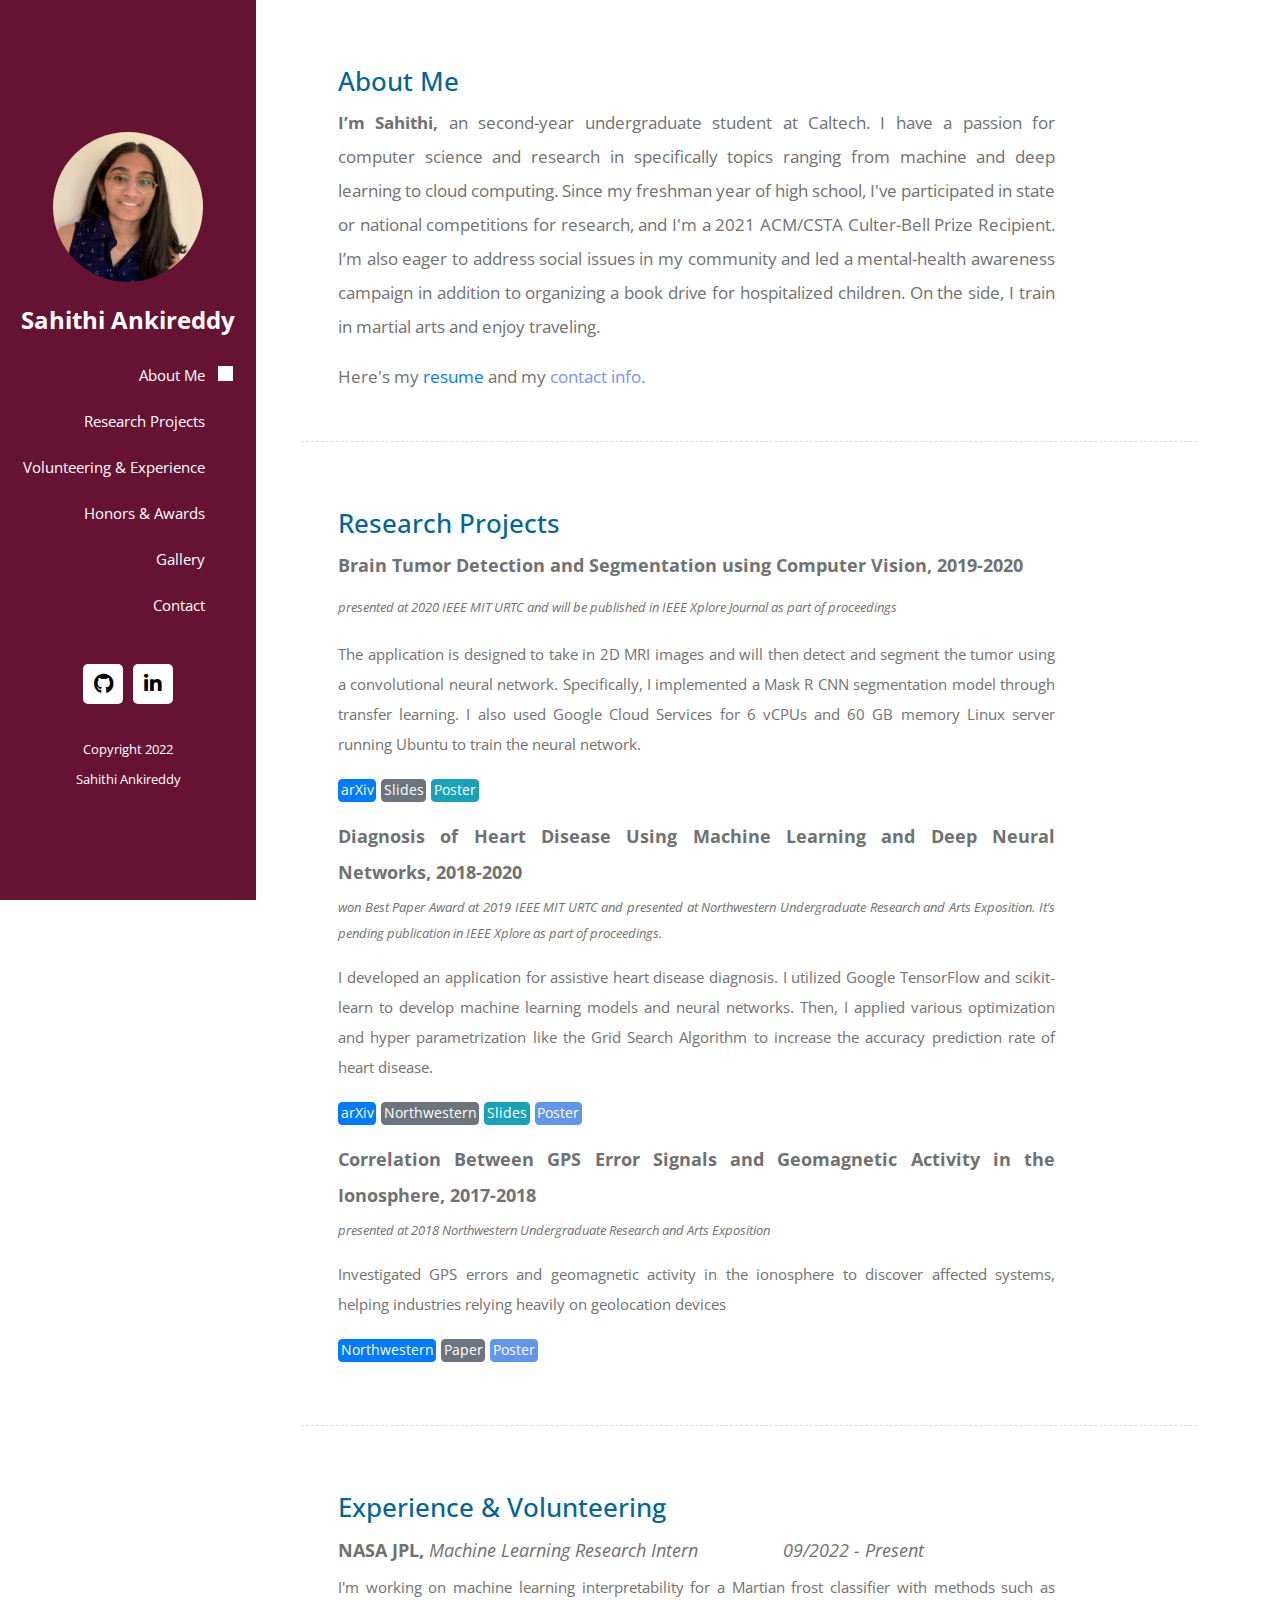
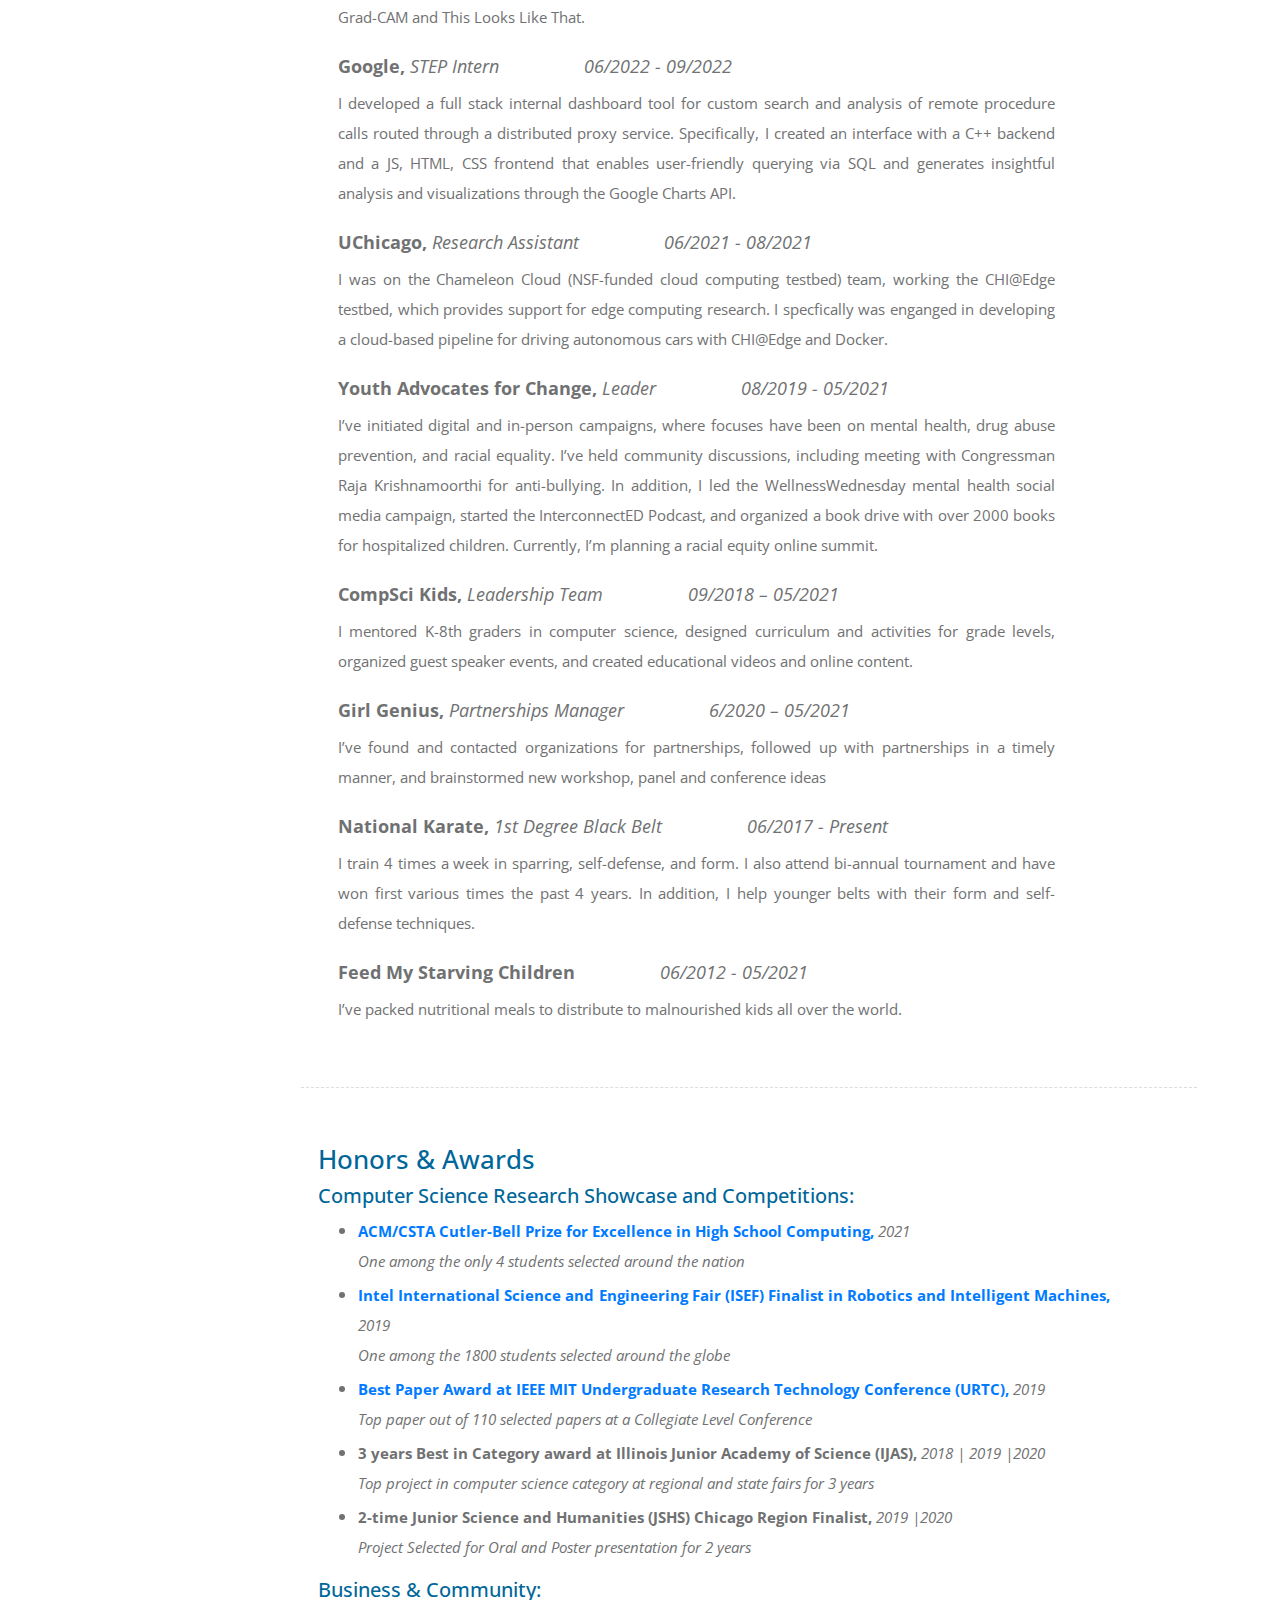
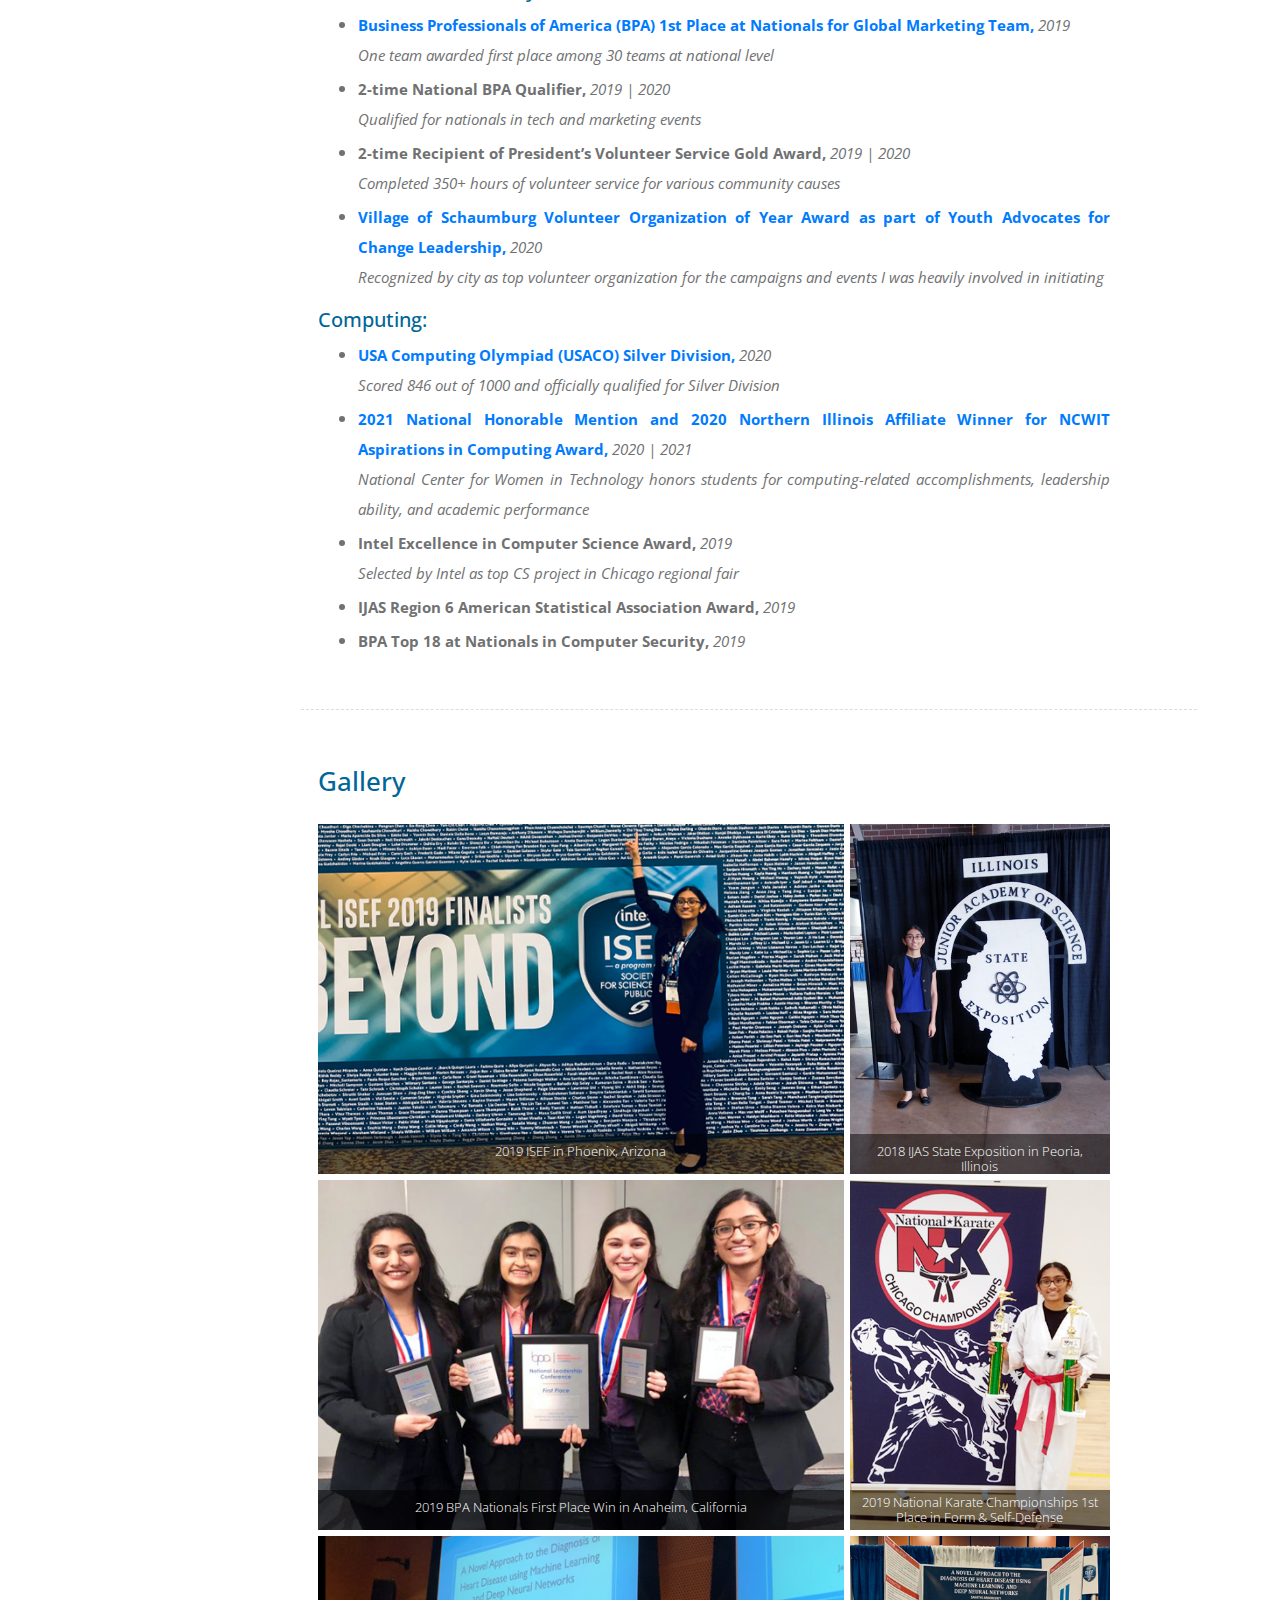
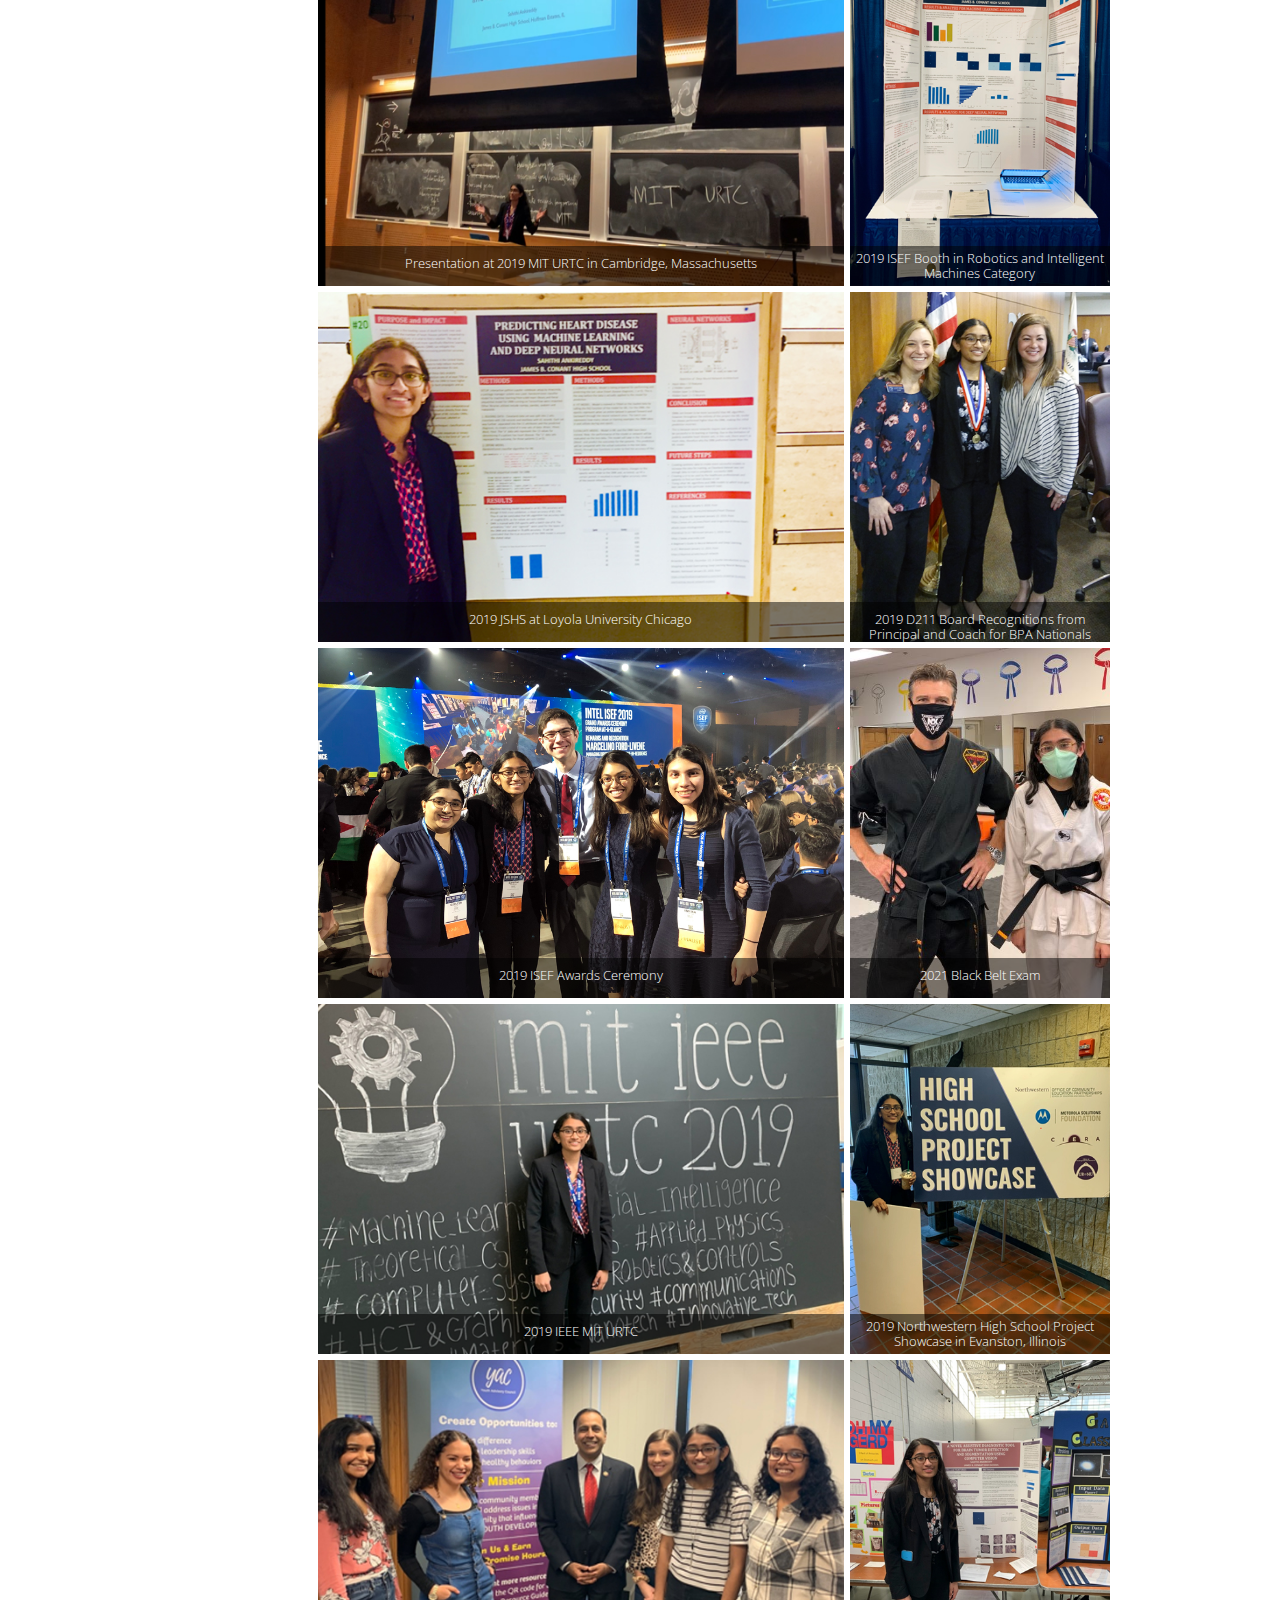
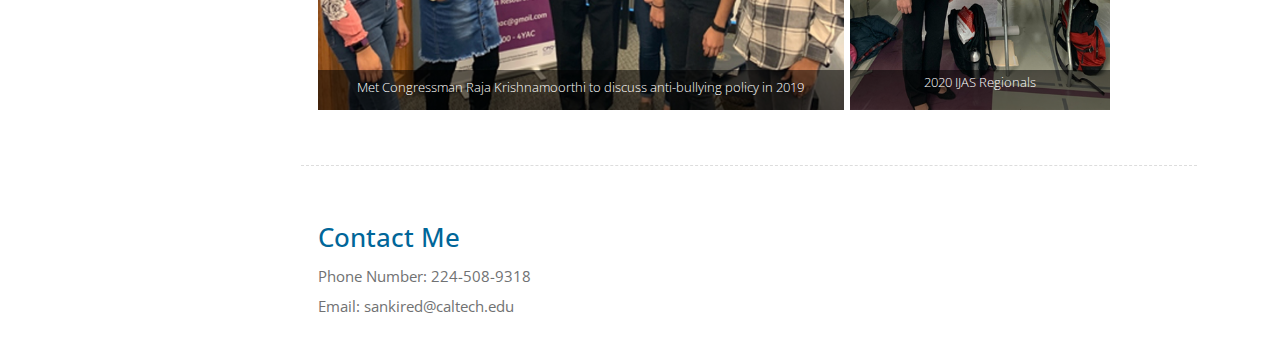
<file: index.html>
﻿<!DOCTYPE html>
<html lang="en">
  <head>
    <meta charset="UTF-8" />
    <meta name="viewport" content="width=device-width, initial-scale=1.0" />
    <meta http-equiv="X-UA-Compatible" content="ie=edge" />

    <title>Sahithi Ankireddy</title>

    <link rel="stylesheet" href="https://fonts.googleapis.com/css?family=Open+Sans:400,600" />
    <link rel="stylesheet" href="css/all.min.css" />
    <link rel="stylesheet" href="css/bootstrap.min.css" />
    <link rel="stylesheet" href="slick/slick.css"/>
    <link rel="stylesheet" href="slick/slick-theme.css"/>
    <link rel="stylesheet" href="css/magnific-popup.css">
    <link rel="stylesheet" href="css/templatemo-dream-pulse.css" />
      <link rel="stylesheet" href="css/styles.css" />

  </head>
  <body class="bg">
    <main class=" container-fluid ">
      <div class="row ">
          <nav id="tmSidebar" class="tm-bg-black-transparent  tm-sidebar ">
            <button class="navbar-toggler" type="button" aria-label="Toggle navigation">
              <i class="fas fa-bars"></i>
            </button>
            <div class="tm-sidebar-sticky  bg-red">
              <div class="">
                <!--  <h4 class="font-weight-bold large mt-4 ">Sahithi Ankireddy tm-brand-box </h5>-->
                <div class="text-center mt-4">
                      <img src="img/Logo.jpg" class="img-fluid img-thumbnai mx-auto myLogo small mt-0" alt="picture">
                </div>
                <div class="text-center text-white small">
                  <h4 class="font-weight-bold mt-4">Sahithi Ankireddy </h4>
                </div>
              </div>
              <ul id="tmMainNav" class="nav flex-column text-uppercase text-right tm-main-nav mt-2">
                <li class="nav-item">
                  <a href="#about" class="nav-link">
                    <span class="d-inline-block mr-2 small" style="text-transform: capitalize; font-size: 15px;">About Me</span>
                    <span class="d-inline-block tm-white-rect"></span>
                  </a>
                </li>
                <li class="nav-item">
                  <a href="#papers" class="nav-link">
                    <span class="d-inline-block mr-2 small" style="text-transform: capitalize; font-size: 15px;">Research Projects</span>
                    <span class="d-inline-block tm-white-rect"></span>
                  </a>
                </li>
                <li class="nav-item">
                  <a href="#volunteer" class="nav-link">
                    <span class="d-inline-block mr-2 small" style="text-transform: capitalize; font-size: 15px;">Volunteering & Experience</span>
                    <span class="d-inline-block tm-white-rect"></span>
                  </a>
                </li>
                <li class="nav-item">
                  <a href="#awards" class="nav-link">
                    <span class="d-inline-block mr-2 small" style="text-transform: capitalize; font-size: 15px;">Honors & Awards</span>
                    <span class="d-inline-block tm-white-rect"></span>
                  </a>
                </li>
                <li class="nav-item">
                  <a href="#Gallery" class="nav-link">
                    <span class="d-inline-block mr-2 small" style="text-transform: capitalize; font-size: 15px;">Gallery</span>
                    <span class="d-inline-block tm-white-rect"></span>
                  </a>
                </li>
                <li class="nav-item">
                  <a href="#contact" class="nav-link">
                    <span class="d-inline-block mr-2 small" style="text-transform: capitalize; font-size: 15px;">Contact</span>
                    <span class="d-inline-block tm-white-rect"></span>
                  </a>
                </li>


              </ul>
              <ul class="nav flex-row tm-social-links mt-3 pt-3 ">

 <li class="nav-item">
   <a target="_blank" href="https://github.com/sahithiankireddy14" class="nav-link tm-social-link">
     <i class="fab fa-github"></i>
   </a>
 </li>
 <li class="nav-item">
   <a target="_blank" href="https://www.linkedin.com/in/sahithiankireddy/" class="nav-link tm-social-link">
     <i class="fab fa-linkedin-in"></i>
   </a>
 </li>
</ul>
<footer class="text-center text-white small">
 <p class="mb-0 mb-1">Copyright 2022 </p>
 <p class="mb-0">
   <a rel="nofollow" href="#" class="tm-footer-link"> Sahithi Ankireddy</a>
 </p>
</footer>

            </div>
          </nav>
     </div>
   </main>

         <!-- About Section -->
          <div class="tm-section-wrap bg-white text-justify">
            <section id="about" class="row tm-section ">
              <div class="col-xl-12">
                <div class="w-100 tm-double-border-1 tm-border-gray ">
                  <div class="tm-double-border-2 tm-border-gray tm-box-pad">
                    <div class="tm-section-half">
                        <h2 class="tm-section-title tm-color-primary mb-2">About Me</h2>
                        <p class="mb-3 des " id = "aboutme">
                          <b>I’m Sahithi, </b> an second-year undergraduate student at Caltech. I have a passion for computer science and research in specifically topics ranging from machine and deep learning to cloud computing. Since my freshman year of high school, I've participated in state or national competitions for research, and I'm a 2021 ACM/CSTA Culter-Bell Prize Recipient.  

                           I’m also eager to address social issues in my community and led a mental-health awareness campaign in addition to organizing a book drive for hospitalized children. On the side, I train in martial arts and enjoy traveling.
                         </p>
                        <p class="mb-0" id="cv">
                          Here's my <a href="https://github.com/sahithiankireddy14/sahithiankireddy14.github.io/blob/main/pdf%20files/Sahithi_Ankireddy_Resume_SWE.pdf"> resume </a> and my
                          <a href="#contact" style="color: #7a92fa;font-style: normal"> contact info. </a>
                        </p>
                    </div>
                  </div>
                </div>
              </div>
            </section> <div class="line"></div>
          </div>
         <!--End About Section -->


         <!-- Research Section -->
          <div class="tm-section-wrap bg-white text-justify ">
            <section id="papers" class="row tm-section ">
              <div class=" col-xl-12 ">
                <div class="w-100 tm-double-border-1 tm-border-gray ">
                  <div class="tm-double-border-2 tm-border-gray tm-box-pad">
                    <div class="tm-section-half">
                        <h2 class="tm-section-title tm-color-primary mb-2">Research Projects</h2>
                        <p class="mb-1">
                        <b>Brain Tumor Detection and Segmentation using Computer Vision, 2019-2020</b> <br>
                       </p>
                        <p class="publication">
                            <i class="small">presented at 2020 IEEE MIT URTC and will be published in IEEE Xplore Journal as part of proceedings</i>
                        </p>
                        <p class="des">
                            The application is designed to take in 2D MRI images and will then detect and segment the tumor using a convolutional neural network. Specifically, I implemented a Mask R CNN segmentation model through transfer learning. I also used Google Cloud Services for 6 vCPUs and 60 GB memory Linux server running Ubuntu to train the neural network.
                        </p>
                       <div  class="pappers mb-3" >
                         <a role="button" target="_blank"  href="https://arxiv.org/abs/2011.08185"
                          class="papers-btn pbtn1 btn-outline-primary btn-sm">arXiv</a>
                         <a role="button" target="_blank" href="https://github.com/sahithiankireddy14/sahithiankireddy14.github.io/blob/main/pdf%20files/BTD-computer%20vision-slides.pdf"
                          class="papers-btn pbtn2 btn-outline-secondary">Slides</a>
                         <a role="button" target="_blank"  href="https://github.com/sahithiankireddy14/sahithiankireddy14.github.io/blob/main/pdf%20files/BTD-computer%20vision-poster.pdf"
                          class="papers-btn pbtn3 btn-outline-info">Poster</a>
                       </div>
                       <p class="mb-1">
                         <b>Diagnosis of Heart Disease Using Machine Learning and Deep Neural Networks, 2018-2020</b> <br>
                       </p>
                        <p class=" d-flex ">
                         <i class="small "> won Best Paper Award at 2019 IEEE MIT URTC and presented at Northwestern Undergraduate Research and Arts Exposition. It’s pending publication in IEEE Xplore as part of proceedings.</i>
                          </p>
                          <p class="des">
                            I developed an application for assistive heart disease diagnosis. I utilized Google
                            TensorFlow and scikit-learn to develop machine learning models and neural networks.
                            Then, I applied various optimization and hyper parametrization like the Grid Search Algorithm to increase the accuracy prediction rate of heart disease.

                          </p>
                       <div class="pappers  mb-3" >
                         <a role="button" target="_blank"  href="https://arxiv.org/abs/2007.12998" class="papers-btn pbtn1 btn-outline-primary btn-sm">arXiv</a>
                           <a role="button" target="_blank"  href="https://expo.undergradresearch.northwestern.edu/presentations/2019/a-novel-approach-to-the-diagnosis-of-heart-disease-using-machine-learning-and-deep-neural-networks/" class="papers-btn pbtn2 btn-outline-secondary">Northwestern</a>
                         <a role="button" target="_blank" href="https://github.com/sahithiankireddy14/sahithiankireddy14.github.io/blob/main/pdf%20files/HD%20diagnosis%20-ML-DNN-slides.pdf"
                         class="papers-btn pbtn3 btn-outline-secondary">Slides</a>
                         <a role="button" target="_blank"  href="https://github.com/sahithiankireddy14/sahithiankireddy14.github.io/blob/main/pdf%20files/HD%20diagnosis%20-ML-DNN-poster.pdf"
                          class="papers-btn pbtn4 btn-outline-info">Poster</a>
                       </div>


                       <p class="mb-1">
                       <b>Correlation Between GPS Error Signals and Geomagnetic Activity in the Ionosphere, 2017-2018</b> <br>
                      </p>
                        <p class="publication d-flex">
                            <i class="small">presented at 2018 Northwestern Undergraduate Research and Arts Exposition</i>
                        </p>
                       <p class="des">
                          Investigated GPS errors and geomagnetic
                           activity in the ionosphere to discover affected systems,
                           helping industries relying heavily on geolocation devices
                       </p>
                       <div class="pappers  mb-3" >
                           <a role="button" target="_blank"  href="https://expo.undergradresearch.northwestern.edu/presentations/2018/correlation-between-GPS-error-signals-and-geomagnetic-activity-in-the-ionosphere/" class="papers-btn pbtn1 btn-outline-secondary">Northwestern</a>
                         <a role="button" target="_blank"  href="https://github.com/sahithiankireddy14/sahithiankireddy14.github.io/blob/main/pdf%20files/GPS%20error%20signals%20paper.pdf"
                          class="papers-btn pbtn2 btn-outline-primary btn-sm">Paper</a>
                       
                         <a role="button" target="_blank"  href="https://github.com/sahithiankireddy14/sahithiankireddy14.github.io/blob/main/pdf%20files/GPS%20error%20signals-poster.pdf"
                          class="papers-btn pbtn4 btn-outline-info">Poster</a>
                       </div>

                    </div>
                  </div>
                </div>
              </div>


            </section><div class="line"></div>
          </div>
         <!--End Research Section -->



         <!-- VOLUNTEERING  Section -->
          <div class="tm-section-wrap bg-white text-justify">
            <section id="volunteer" class="row tm-section ">
              <div class=" col-xl-12 ">
                <div class="w-100 tm-double-border-1 tm-border-gray ">
                  <div class="tm-double-border-2 tm-border-gray tm-box-pad">
                    <div class="tm-section-half">
                        <h2 class="tm-section-title tm-color-primary mb-2">Experience & Volunteering</h2>

                        <p class="mb-1">
                          <b>NASA JPL,</b><span style="font-style: italic"> Machine Learning Research Intern   &nbsp; &nbsp;&nbsp; &nbsp;&nbsp; &nbsp;&nbsp; &nbsp;&nbsp; &nbsp;
                             09/2022 - Present</span> <br>
                          </p>
                          <p class="des">
                           I'm working on machine learning interpretability for a Martian frost classifier with methods such as Grad-CAM and This Looks Like That. 
                          </p>


                 <p class="mb-1">
                        <b>Google,</b><span style="font-style: italic"> STEP Intern   &nbsp; &nbsp;&nbsp; &nbsp;&nbsp; &nbsp;&nbsp; &nbsp;&nbsp; &nbsp;
                           06/2022 - 09/2022</span> <br>
                        </p>
                        <p class="des">
                         I developed a full stack internal dashboard tool for custom search and analysis of
remote procedure calls routed through a distributed proxy service. Specifically, I created an interface with a C++ backend and a JS, HTML, CSS
frontend that enables user-friendly querying via SQL and generates insightful
analysis and visualizations through the Google Charts API.
                        </p>


                         <p class="mb-1">
                        <b>UChicago,</b><span style="font-style: italic"> Research Assistant   &nbsp; &nbsp;&nbsp; &nbsp;&nbsp; &nbsp;&nbsp; &nbsp;&nbsp; &nbsp;
                           06/2021 - 08/2021</span> <br>
                        </p>
                        <p class="des">

                          I was on the Chameleon Cloud (NSF-funded cloud computing testbed) team, working the CHI@Edge testbed, which provides support for edge computing research. I specfically was enganged in developing a cloud-based pipeline for driving autonomous cars with CHI@Edge and Docker.

                      
                        </p>














                        <p class="mb-1">
                        <b>Youth Advocates for Change,</b><span style="font-style: italic"> Leader   &nbsp; &nbsp;&nbsp; &nbsp;&nbsp; &nbsp;&nbsp; &nbsp;&nbsp; &nbsp;
                           08/2019 - 05/2021</span> <br>
                        </p>
                        <p class="des">
                            I’ve initiated digital and in-person campaigns, where focuses have been on mental health, drug abuse prevention, and racial equality. I’ve held community discussions, including meeting with Congressman Raja Krishnamoorthi for anti-bullying. In addition, I led the WellnessWednesday mental health social media campaign, started the InterconnectED Podcast, and organized a book drive with over 2000 books for hospitalized children. Currently, I’m planning a racial equity online summit.
                        </p>

                        <p class="mb-1">
                        <b>CompSci Kids,</b><span style="font-style: italic"> Leadership Team   &nbsp; &nbsp;&nbsp; &nbsp;&nbsp; &nbsp;&nbsp; &nbsp;&nbsp; &nbsp;
                           09/2018 – 05/2021  </span>
                        </p>

                        <p class="des">
                            I mentored K-8th graders in computer science, designed curriculum and activities for grade levels,
                            organized guest speaker events, and created educational videos and online content.
                        </p>

                        <p class="mb-1">
                        <b>Girl Genius,</b><span style="font-style: italic"> Partnerships Manager   &nbsp; &nbsp;&nbsp; &nbsp;&nbsp; &nbsp;&nbsp; &nbsp;&nbsp; &nbsp;
                           6/2020 – 05/2021  </span>
                        </p>

                        <p class="des">
                          I’ve found and contacted organizations for partnerships, followed up with
                            partnerships in a timely manner, and brainstormed new workshop, panel and
                            conference ideas

                        </p>


                        <p class="mb-1">
                        <b>National Karate,</b><span style="font-style: italic"> 1st Degree Black Belt    &nbsp; &nbsp;&nbsp; &nbsp;&nbsp; &nbsp;&nbsp; &nbsp;&nbsp; &nbsp;
                           06/2017 - Present </span>
                        </p>

                        <p class="des">
                          I train 4 times a week in sparring, self-defense, and form.
                          I also attend bi-annual tournament and have won first various times the past 4 years.
                          In addition, I help younger belts with their form and self-defense techniques.

                        </p>


                        <p class="mb-1">
                            <b>Feed My Starving Children</b> <span style="font-style: italic">  &nbsp; &nbsp;&nbsp; &nbsp;&nbsp; &nbsp;&nbsp; &nbsp;&nbsp; &nbsp;
                               06/2012 - 05/2021   </span>
                        </p>

                        <p class="des">
                            I’ve packed nutritional meals to distribute to malnourished kids all over the world.
                        </p>


                    </div>
                  </div>
                </div>
              </div>


            </section><div class="line"></div>
          </div>
         <!--End VOLUNTEERING  Section -->


         <!-- Awards  Section -->
          <div class="tm-section-wrap bg-white text-justify">
            <section id="awards" class="row tm-section ">
              <div class=" col-xl-12 ">
                <div class="w-100 tm-double-border-1 tm-border-gray ">
                  <div class="tm-double-border-2 tm-border-gray tm-box-pad">
                    <div class="tm-section-half mt-0 p-0">
                        <h2 class="tm-section-title  tm-color-primary mb-2">Honors & Awards </h2>

                        <h5 class=" tm-color-primary mb-2"> Computer Science Research Showcase and Competitions:  </h5>
                        <ul id="award">



                              <li>
                                 <p class="mb-1 des">

                                 <a target="_blank" href="https://csteachers.org/stories/acm-and-csta-announce-the-2020–21-cutler-bell-prize-winners">
                                     <span>  <b>  ACM/CSTA Cutler-Bell Prize for Excellence in High School Computing,  </b> </span> </a>
                                 <span style="font-style: italic"> 2021</span> <br>  <span style="font-style: italic">One among the only 4 students selected around the nation</span> <br>
                                 </p>


                             </li>




                             <li>
                                 <p class="mb-1 des">

                                 <a target="_blank" href="https://abstracts.societyforscience.org/Home/FullAbstract?Category=Any%20Category&Finalist=Ankireddy&AllAbstracts=True&FairCountry=Any%20Country&FairState=Any%20State&ProjectId=17847">
                                     <span>  <b>	Intel International Science and Engineering Fair (ISEF) Finalist in Robotics and Intelligent Machines,  </b> </span> </a>
                                 <span style="font-style: italic"> 2019</span> <br>  <span style="font-style: italic">One among the 1800 students selected around the globe</span> <br>
                                 </p>


                             </li>

                             <li>


                                 <p class="mb-1 des">

                                     <a target="_blank" href=" https://tinyurl.com/yxvgg7a5">
                                         <span>  <b>	Best Paper Award at IEEE MIT Undergraduate Research Technology Conference (URTC), </b> </span> </a>
                                     </b><span style="font-style: italic"> 2019</span> <br>
                                      <span style="font-style: italic">Top paper out of 110 selected papers at a Collegiate Level Conference</span> <br>
                                 </p>


                             </li>

                             <li>
                                 <p class="mb-1 des">

                                         <span>  <b>	3 years Best in Category award at Illinois Junior Academy of Science (IJAS), </b> </span>
                                     </b><span style="font-style: italic"> 2018 | 2019 |2020</span> <br>
                                      <span style="font-style: italic">Top project in computer science category at regional and state fairs for 3 years</span> <br>
                                 </p>
                             </li>

                             <li>
                                 <p class="mb-1 des">

                                         <span>  <b>	2-time Junior Science and Humanities (JSHS) Chicago Region Finalist,  </b> </span>
                                     </b><span style="font-style: italic">  2019 |2020</span> <br>
                                      <span style="font-style: italic">Project Selected for Oral and Poster presentation for 2 years </span> <br>
                                 </p>
                             </li>
                           </ul>


                             <h5 class=" tm-color-primary mb-2">Business & Community: </h5>
                         <ul id="award">

                           <li>
                              <p class="mb-1 des">
                                <a target="_blank" href=" https://adc.d211.org/Page/7939">
                                      <span>  <b> Business Professionals of America (BPA) 1st Place at Nationals for Global Marketing Team,    </b> </span> </a>

                                <span style="font-style: italic"> 2019</span> <br>
                                <span style="font-style: italic">  One team awarded first place among 30 teams at national level</span>
                              </p>
                           </li>

                           <li>
                               <p class="mb-1 des">

                                       <span>  <b>	2-time National BPA Qualifier,</b> </span>
                                   </b><span style="font-style: italic"> 2019 | 2020</span> <br>
                                    <span style="font-style: italic">  Qualified for nationals in tech and marketing events </span> <br>
                               </p>
                           </li>

                           <li>
                               <p class="mb-1 des">

                                       <span>  <b>	2-time Recipient of President’s Volunteer Service Gold Award, </b> </span>
                                   </b><span style="font-style: italic"> 2019 | 2020</span> <br>
                                    <span style="font-style: italic">  Completed 350+ hours of volunteer service for various community causes </span> <br>
                               </p>
                           </li>

			<li>
                               <p class="mb-1 des">

 <a target="_blank" href="https://www.villageofschaumburg.com/i-want-to/volunteer-donate/volunteer-of-the-year">
                                      <span>  <b> Village of Schaumburg Volunteer Organization of Year Award as part of Youth Advocates for Change Leadership,    </b> </span> </a>

                                   </b><span style="font-style: italic">2020</span> <br>
                                    <span style="font-style: italic"> Recognized by city as top volunteer organization for the campaigns and events I was heavily involved in initiating </span> <br>
                               </p>
                           </li>


                         </ul>


                           <h5 class=" tm-color-primary mb-2">Computing:  </h5>
                         <ul id="award">






                             <li>

                                 <p class="mb-1 des">
                                     <a target="_blank" href="http://www.usaco.org/current/data/feb20_bronze_results.html">
                                         <span>  <b>	USA Computing Olympiad (USACO) Silver Division,     </b> </span> </a>
                                     <span style="font-style: italic"> 2020</span> <br>
                                      <span style="font-style: italic">Scored 846 out of 1000 and officially qualified for Silver Division </span>
                                 </p>

                             </li>

                             <li>
                                 <p class="mb-1 des">

                                     <a target="_blank" href="https://www.aspirations.org/user/144121">
                                          <b> 2021 National Honorable Mention and 2020 Northern Illinois Affiliate Winner for NCWIT Aspirations in Computing Award,</b> </a>

                                     <span style="font-style: italic"> 2020 | 2021 </span>
                                     <br>
                                     <span style="font-style: italic">National Center for Women in Technology honors students for computing-related accomplishments, leadership ability, and academic performance </span>
                                     <br>


                                 </p>

                             </li>





                             <li>
                                 <p class="mb-1 des">
                                     <b>Intel Excellence in Computer Science Award,  </b>
                                     <span style="font-style: italic"> 2019</span> <br>
                                      <span style="font-style: italic">Selected by Intel as top CS project in Chicago regional fair </span> <br>
                                 </p>

                             </li>

                             <li>
                                 <p class="mb-1 des">
                                     <b>	IJAS Region 6 American Statistical Association Award,  </b>
                                     <span style="font-style: italic"> 2019</span> <br>

                                 </p>

                             </li>


                             <li>
                                 <p class="mb-1 des">
                                     <b>	BPA Top 18 at Nationals in Computer Security,  </b>
                                     <span style="font-style: italic"> 2019</span> <br>

                                 </p>

                             </li>


                             </ul>
                    </div>
                  </div>
                </div>
              </div>


            </section><div class="line"></div>
          </div>
         <!--End Awards Section -->

         <!-- Awards  Section -->
          <div class="tm-section-wrap bg-white text-justify">
            <section id="Gallery" class="row tm-section ">
              <div class=" col-xl-12 ">
                <div class="w-100 tm-double-border-1 tm-border-gray ">
                  <div class="tm-double-border-2 tm-border-gray tm-box-pad">
                    <div class="tm-section-half mt-0 p-0">

                      <h2 class="tm-section-title  tm-color-primary ">Gallery  </h2>

                        <div class=" gal-container">
                          <div class="row">
                            <div class="col-md-8 col-sm-12 co-xl-12 gal-item">
                              <div class="box">
                                <img src="img/Photos/01.jpg">
                                <div class="col-md-12 description ">
                                  <h4 style="  padding: 5px;">2019 ISEF in Phoenix, Arizona</h4>
                                </div>
                              </div>

                            </div>
                            <div class="col-md-4 col-sm-12 co-xs-12 gal-item">
                              <div class="box">
                                <img src="img/Photos/02.jpg">
                                <div class="col-md-12 description ">
                                  <h4 style="  padding: 5px;">2018 IJAS State Exposition in Peoria, Illinois</h4>
                                </div>
                              </div>

                            </div>
                            <div class="col-md-8 col-sm-12 co-xl-12 gal-item">
                              <div class="box">
                                <img src="img/Photos/09.jpg">
                                <div class="col-md-12 description ">
                                  <h4 style="  padding: 5px;">2019 BPA Nationals First Place Win in Anaheim, California</h4>
                                </div>
                              </div>

                            </div>
                            <div class="col-md-4 col-sm-12 co-xs-12 gal-item">
                              <div class="box">
                                <img src="img/Photos/03.jpg">
                                <div class="col-md-12 description ">
                                  <h4 >
                                    2019 National Karate Championships 1st Place in Form & Self-Defense</h4>
                                </div>
                              </div>

                            </div>
                            <div class="col-md-8 col-sm-12 co-xl-12 gal-item">
                              <div class="box">
                                <img src="img/Photos/07.jpg">
                                <div class="col-md-12 description ">
                                  <h4 style="  padding: 5px;">Presentation at 2019 MIT URTC in Cambridge, Massachusetts</h4>
                                </div>
                              </div>

                            </div>
                            <div class="col-md-4 col-sm-12 co-xs-12 gal-item">
                              <div class="box">
                                <img src="img/Photos/05.jpg">
                                <div class="col-md-12 description ">
                                  <h4 >
                                    2019 ISEF Booth in Robotics and Intelligent Machines Category</h4>
                                </div>
                              </div>

                            </div>
                            <div class="col-md-8 col-sm-12 co-xl-12 gal-item">
                              <div class="box">
                                <img src="img/Photos/08.jpg">
                                <div class="col-md-12 description " >
                                  <h4 style="  padding: 5px;">2019 JSHS at Loyola University Chicago</h4>
                                </div>
                              </div>

                            </div>
                            <div class="col-md-4 col-sm-12 co-xs-12 gal-item">
                              <div class="box">
                                <img src="img/Photos/04.jpg">
                                <div class="col-md-12 description " style="">
                                    <h4 style="  padding: 5px;">
                                      2019 D211 Board Recognitions from Principal and Coach for BPA Nationals Win</h4>
                                </div>
                              </div>
                            </div>



                            <div class="col-md-8 col-sm-12 co-xl-12 gal-item">
                              <div class="box">
                                <img src="img/Photos/06.jpg">
                                <div class="col-md-12 description ">
                                  <h4 style="  padding: 5px;" >2019 ISEF Awards Ceremony </h4>
                                </div>
                              </div>

                            </div>


                            <div class="col-md-4 col-sm-12 co-xl-12 gal-item">
                              <div class="box">
                                <img src="img/Photos/14.jpg">
                                <div class="col-md-12 description ">
                                  <h4 style="  padding: 5px;" >2021 Black Belt Exam </h4>
                                </div>
                              </div>

                            </div>



                            <div class="col-md-8 col-sm-12 co-xl-12 gal-item">
                              <div class="box">
                                <img src="img/Photos/12.jpg">
                                <div class="col-md-12 description " >
                                  <h4 style="  padding: 5px;">2019 IEEE MIT URTC </h4>
                                </div>
                              </div>

                            </div>
                            <div class="col-md-4 col-sm-12 co-xs-12 gal-item">
                              <div class="box">
                                <img src="img/Photos/10.jpg">
                                <div class="col-md-12 description " style="">
                                    <h4 style=" ">
                                      2019 Northwestern High School Project Showcase in Evanston, Illinois</h4>
                                </div>
                              </div>
                            </div>
                            <div class="col-md-8 col-sm-12 co-xl-12 gal-item">
                              <div class="box">
                                <img src="img/Photos/13.jpg">
                                <div class="col-md-12 description " >
                                  <h4 style="  padding: 5px;">Met Congressman Raja Krishnamoorthi to discuss anti-bullying policy in 2019  </h4>
                                </div>
                              </div>

                            </div>
                            <div class="col-md-4 col-sm-12 co-xs-12 gal-item">
                              <div class="box">
                                <img src="img/Photos/11.jpg">
                                <div class="col-md-12 description " style="">
                                    <h4 style="">
                                    2020 IJAS Regionals </h4>
                                </div>
                              </div>
                            </div>
                          </div>
                        </div>





                </div>
              </div>


            </section><div class="line"></div>
          </div>
         <!--End Awards Section

         <div class="col-md-4 col-sm-6 co-xs-12 gal-item">
           <div class="box">
             <a href="#" data-toggle="modal" data-target="#4">
               <img src="http://nabeel.co.in/files/bootsnipp/gallery/4.jpg">
             </a>
             <div class="modal fade" id="4" tabindex="-1" role="dialog">
               <div class="modal-dialog" role="document">
                 <div class="modal-content">
                     <button type="button" class="close" data-dismiss="modal" aria-label="Close"><span aria-hidden="true">×</span></button>
                   <div class="modal-body">
                     <img src="http://nabeel.co.in/files/bootsnipp/gallery/4.jpg">
                   </div>
                     <div class="col-md-12 description">
                       <h4>This is the fourth one on my Gallery</h4>
                     </div>
                 </div>
               </div>
             </div>
           </div>
         </div>
         <div class="col-md-4 col-sm-6 co-xs-12 gal-item">
           <div class="box">
             <a href="#" data-toggle="modal" data-target="#5">
               <img src="http://nabeel.co.in/files/bootsnipp/gallery/5.jpg">
             </a>
             <div class="modal fade" id="5" tabindex="-1" role="dialog">
               <div class="modal-dialog" role="document">
                 <div class="modal-content">
                     <button type="button" class="close" data-dismiss="modal" aria-label="Close"><span aria-hidden="true">×</span></button>
                   <div class="modal-body">
                     <img src="http://nabeel.co.in/files/bootsnipp/gallery/5.jpg">
                   </div>
                     <div class="col-md-12 description">
                       <h4>This is the fifth one on my Gallery</h4>
                     </div>
                 </div>
               </div>
             </div>
           </div>
         </div>
         <div class="col-md-4 col-sm-6 co-xs-12 gal-item">
           <div class="box">
             <a href="#" data-toggle="modal" data-target="#6">
               <img src="http://nabeel.co.in/files/bootsnipp/gallery/6.jpg">
             </a>
             <div class="modal fade" id="6" tabindex="-1" role="dialog">
               <div class="modal-dialog" role="document">
                 <div class="modal-content">
                     <button type="button" class="close" data-dismiss="modal" aria-label="Close"><span aria-hidden="true">×</span></button>
                   <div class="modal-body">
                     <img src="http://nabeel.co.in/files/bootsnipp/gallery/6.jpg">
                   </div>
                     <div class="col-md-12 description">
                       <h4>This is the sixth one on my Gallery</h4>
                     </div>
                 </div>
               </div>
             </div>
           </div>
         </div>
         <div class="col-md-4 col-sm-6 co-xs-12 gal-item">
           <div class="box">
             <a href="#" data-toggle="modal" data-target="#7">
               <img src="http://nabeel.co.in/files/bootsnipp/gallery/7.jpg">
             </a>
             <div class="modal fade" id="7" tabindex="-1" role="dialog">
               <div class="modal-dialog" role="document">
                 <div class="modal-content">
                     <button type="button" class="close" data-dismiss="modal" aria-label="Close"><span aria-hidden="true">×</span></button>
                   <div class="modal-body">
                     <img src="http://nabeel.co.in/files/bootsnipp/gallery/7.jpg">
                   </div>
                     <div class="col-md-12 description">
                       <h4>This is the seventh one on my Gallery</h4>
                     </div>
                 </div>
               </div>
             </div>
           </div>
         </div>
         <div class="col-md-4 col-sm-6 co-xs-12 gal-item">
           <div class="box">
             <a href="#" data-toggle="modal" data-target="#8">
               <img src="http://nabeel.co.in/files/bootsnipp/gallery/8.jpg">
             </a>
             <div class="modal fade" id="8" tabindex="-1" role="dialog">
               <div class="modal-dialog" role="document">
                 <div class="modal-content">
                     <button type="button" class="close" data-dismiss="modal" aria-label="Close"><span aria-hidden="true">×</span></button>
                   <div class="modal-body">
                     <img src="http://nabeel.co.in/files/bootsnipp/gallery/8.jpg">
                   </div>
                     <div class="col-md-12 description">
                       <h4>This is the eighth one on my Gallery</h4>
                     </div>
                 </div>
               </div>
             </div>
           </div>
         </div>
         <div class="col-md-4 col-sm-6 co-xs-12 gal-item">
           <div class="box">
             <a href="#" data-toggle="modal" data-target="#9">
               <img src="http://nabeel.co.in/files/bootsnipp/gallery/9.jpg">
             </a>
             <div class="modal fade" id="9" tabindex="-1" role="dialog">
               <div class="modal-dialog" role="document">
                 <div class="modal-content">
                     <button type="button" class="close" data-dismiss="modal" aria-label="Close"><span aria-hidden="true">×</span></button>
                   <div class="modal-body">
                     <img src="http://nabeel.co.in/files/bootsnipp/gallery/9.jpg">
                   </div>
                     <div class="col-md-12 description">
                       <h4>This is the ninth one on my Gallery</h4>
                     </div>
                 </div>
               </div>
             </div>
           </div>
         </div>
         <div class="col-md-8 col-sm-12 co-xs-12 gal-item">
           <div class="box">
             <a href="#" data-toggle="modal" data-target="#10">
               <img src="http://nabeel.co.in/files/bootsnipp/gallery/10.jpg">
             </a>
             <div class="modal fade" id="10" tabindex="-1" role="dialog">
               <div class="modal-dialog" role="document">
                 <div class="modal-content">
                     <button type="button" class="close" data-dismiss="modal" aria-label="Close"><span aria-hidden="true">×</span></button>
                   <div class="modal-body">
                     <img src="http://nabeel.co.in/files/bootsnipp/gallery/10.jpg">
                   </div>
                     <div class="col-md-12 description">
                       <h4>This is the tenth one on my Gallery</h4>
                     </div>
                 </div>
               </div>
             </div>
           </div>
         </div>
         <div class="col-md-4 col-sm-6 co-xs-12 gal-item">
           <div class="box">
             <a href="#" data-toggle="modal" data-target="#11">
               <img src="http://nabeel.co.in/files/bootsnipp/gallery/11.jpg">
             </a>
             <div class="modal fade" id="11" tabindex="-1" role="dialog">
               <div class="modal-dialog" role="document">
                 <div class="modal-content">
                     <button type="button" class="close" data-dismiss="modal" aria-label="Close"><span aria-hidden="true">×</span></button>
                   <div class="modal-body">
                     <img src="http://nabeel.co.in/files/bootsnipp/gallery/11.jpg">
                   </div>
                     <div class="col-md-12 description">
                       <h4>This is the leventh one on my Gallery</h4>
                     </div>
                 </div>
               </div>
             </div>
           </div>
         </div>
         <div class="col-md-4 col-sm-6 co-xs-12 gal-item">
           <div class="box">
             <a href="#" data-toggle="modal" data-target="#12">
               <img src="http://nabeel.co.in/files/bootsnipp/gallery/12.jpg">
             </a>
             <div class="modal fade" id="12" tabindex="-1" role="dialog">
               <div class="modal-dialog" role="document">
                 <div class="modal-content">
                     <button type="button" class="close" data-dismiss="modal" aria-label="Close"><span aria-hidden="true">×</span></button>
                   <div class="modal-body">
                     <img src="http://nabeel.co.in/files/bootsnipp/gallery/12.jpg">
                   </div>
                     <div class="col-md-12 description">
                       <h4>This is the 12th one on my Gallery</h4>
                     </div>
                 </div>
               </div>
             </div>
           </div>
         </div>
         <div class="col-md-4 col-sm-6 co-xs-12 gal-item">
           <div class="box">
             <a href="#" data-toggle="modal" data-target="#13">
               <img src="http://nabeel.co.in/files/bootsnipp/gallery/13.jpg">
             </a>
             <div class="modal fade" id="13" tabindex="-1" role="dialog">
               <div class="modal-dialog" role="document">
                 <div class="modal-content">
                     <button type="button" class="close" data-dismiss="modal" aria-label="Close"><span aria-hidden="true">×</span></button>
                   <div class="modal-body">
                     <img src="http://nabeel.co.in/files/bootsnipp/gallery/13.jpg">
                   </div>
                     <div class="col-md-12 description">
                       <h4>This is the 13th one on my Gallery</h4>
                     </div>
                 </div>
               </div>
             </div>
           </div>
         </div>
         <div class="col-md-4 col-sm-6 co-xs-12 gal-item">
           <div class="box">
             <a href="#" data-toggle="modal" data-target="#14">
               <img src="http://nabeel.co.in/files/bootsnipp/gallery/14.jpg">
             </a>
             <div class="modal fade" id="14" tabindex="-1" role="dialog">
               <div class="modal-dialog" role="document">
                 <div class="modal-content">
                     <button type="button" class="close" data-dismiss="modal" aria-label="Close"><span aria-hidden="true">×</span></button>
                   <div class="modal-body">
                     <img src="http://nabeel.co.in/files/bootsnipp/gallery/14.jpg">
                   </div>
                     <div class="col-md-12 description">
                       <h4>This is the 14th one on my Gallery</h4>
                     </div>
                 </div>
               </div>
             </div>
           </div>
         </div>
         <div class="col-md-4 col-sm-6 co-xs-12 gal-item">
           <div class="box">
             <a href="#" data-toggle="modal" data-target="#15">
               <img src="http://nabeel.co.in/files/bootsnipp/gallery/15.jpg">
             </a>
             <div class="modal fade" id="15" tabindex="-1" role="dialog">
               <div class="modal-dialog" role="document">
                 <div class="modal-content">
                     <button type="button" class="close" data-dismiss="modal" aria-label="Close"><span aria-hidden="true">×</span></button>
                   <div class="modal-body">
                     <img src="http://nabeel.co.in/files/bootsnipp/gallery/15.jpg">
                   </div>
                     <div class="col-md-12 description">
                       <h4>This is the 15th one on my Gallery</h4>
                     </div>
                 </div>
               </div>
             </div>
           </div>
         </div>
         <div class="col-md-4 col-sm-6 co-xs-12 gal-item">
           <div class="box">
             <a href="#" data-toggle="modal" data-target="#16">
               <img src="http://nabeel.co.in/files/bootsnipp/gallery/16.jpg">
             </a>
             <div class="modal fade" id="16" tabindex="-1" role="dialog">
               <div class="modal-dialog" role="document">
                 <div class="modal-content">
                     <button type="button" class="close" data-dismiss="modal" aria-label="Close"><span aria-hidden="true">×</span></button>
                   <div class="modal-body">
                     <img src="http://nabeel.co.in/files/bootsnipp/gallery/16.jpg">
                   </div>
                     <div class="col-md-12 description">
                       <h4>This is the 16th one on my Gallery</h4>
                     </div>
                 </div>
               </div>
             </div>
           </div>
         </div>






       -->












   <!-- Contact Section -->
          <div class="tm-section-wrap bg-white text-justify">
            <section id="contact" class="row tm-section ">
              <div class=" col-xl-12 ">
                <div class="w-100 tm-double-border-1 tm-border-gray ">
                  <div class="tm-double-border-2 tm-border-gray tm-box-pad">
                    <div class="tm-section-half mt-0 p-0">
                      <h2 class="tm-section-title tm-color-primary mb-2">Contact Me</h2>
                      <p class="mb-1 des">
                        Phone Number: 224-508-9318 <br>
                          Email: sankired@caltech.edu
                      </p>
                    </div>
                  </div>
                </div>
              </div>


            </section>
          </div>
   <!--End Contact Section -->
        </main>
      </div>
    </div>
    <script src="js/jquery.min.js"></script>
    <script src="js/jquery.singlePageNav.min.js"></script>
    <script src="js/parallax.min.js"></script>
    <script src="slick/slick.min.js"></script>
    <script src="js/jquery.magnific-popup.min.js"></script>
    <script src="js/templatemo-scripts.js"></script>
  </body>
</html>
</file>
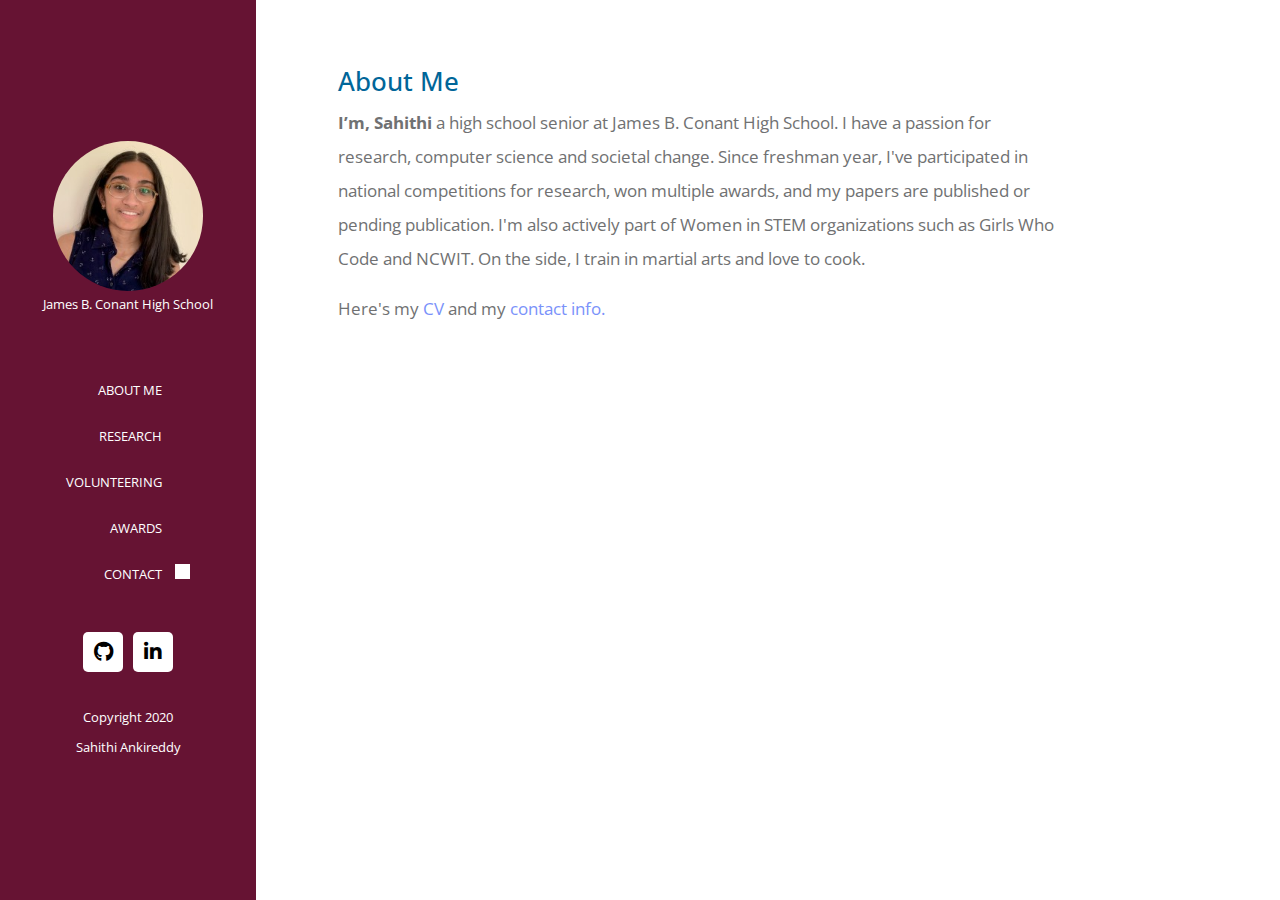
<file: About.html>
<!DOCTYPE html>
<html lang="en">
  <head>
    <meta charset="UTF-8" />
    <meta name="viewport" content="width=device-width, initial-scale=1.0" />
    <meta http-equiv="X-UA-Compatible" content="ie=edge" />

    <title>Sahithi Ankireddy</title>

    <link rel="stylesheet" href="https://fonts.googleapis.com/css?family=Open+Sans:400,600" />
    <link rel="stylesheet" href="css/all.min.css" />
    <link rel="stylesheet" href="css/bootstrap.min.css" />
    <link rel="stylesheet" href="slick/slick.css"/>
    <link rel="stylesheet" href="slick/slick-theme.css"/>
    <link rel="stylesheet" href="css/magnific-popup.css">
    <link rel="stylesheet" href="css/templatemo-dream-pulse.css" />
      <link rel="stylesheet" href="css/styles.css" />
  </head>
  <body class="bg">
    <main class=" container-fluid ">
      <div class="row ">
          <nav id="tmSidebar" class="tm-bg-black-transparent tm-sidebar ">
            <button class="navbar-toggler" type="button" aria-label="Toggle navigation">
              <i class="fas fa-bars"></i>
            </button>
            <div class="tm-sidebar-sticky  bg-red">
              <div class="">
                <!--  <h4 class="font-weight-bold large mt-4 ">Sahithi Ankireddy tm-brand-box </h5>-->
                      <div class="text-center">
                        <img src="img/Logo.jpg" class="img-fluid img-thumbnai mx-auto myLogo small mt-0" alt="picture">
                      </div>
                <div class="text-center text-white small">
                  <p class="mb-0">James B. Conant High School </p>
                </div>
              </div>
              <ul id="tmMainNav" class="nav flex-column text-uppercase text-right tm-main-nav mt-5">
                <li class="nav-item">
                  <a href="#about" class="nav-link">
                    <span class="d-inline-block mr-2 small">About Me</span>
                    <span class="d-inline-block tm-white-rect"></span>
                  </a>
                </li>
                <li class="nav-item">
                  <a href="#papers" class="nav-link">
                    <span class="d-inline-block mr-2 small">Research</span>
                    <span class="d-inline-block tm-white-rect"></span>
                  </a>
                </li>
                <li class="nav-item">
                  <a href="#volunteer" class="nav-link">
                    <span class="d-inline-block mr-2 small">Volunteering</span>
                    <span class="d-inline-block tm-white-rect"></span>
                  </a>
                </li>
                <li class="nav-item">
                  <a href="#awards" class="nav-link">
                    <span class="d-inline-block mr-2 small">Awards</span>
                    <span class="d-inline-block tm-white-rect"></span>
                  </a>
                </li>
                <li class="nav-item">
                  <a href="#contact" class="nav-link">
                    <span class="d-inline-block mr-2 small">Contact</span>
                    <span class="d-inline-block tm-white-rect"></span>
                  </a>
                </li>


              </ul>
              <ul class="nav flex-row tm-social-links mt-3 pt-3 ">

 <li class="nav-item">
   <a target="_blank" href="https://github.com/sahithiankireddy14" class="nav-link tm-social-link">
     <i class="fab fa-github"></i>
   </a>
 </li>
 <li class="nav-item">
   <a target="_blank" href="https://www.linkedin.com/in/sahithiankireddy/" class="nav-link tm-social-link">
     <i class="fab fa-linkedin-in"></i>
   </a>
 </li>
</ul>
<footer class="text-center text-white small">
 <p class="mb-0 mb-1">Copyright 2020 </p>
 <p class="mb-0">
   <a rel="nofollow" href="#" class="tm-footer-link"> Sahithi Ankireddy</a>
 </p>
</footer>

            </div>
          </nav>
     </div>
   </main>

         <!-- About Section -->
          <div class="tm-section-wrap bg-white">
            <section id="about" class="row tm-section ">
              <div class="col-xl-12">
                <div class="w-100 tm-double-border-1 tm-border-gray ">
                  <div class="tm-double-border-2 tm-border-gray tm-box-pad">
                    <div class="tm-section-half">
                        <h2 class="tm-section-title tm-color-primary mb-2">About Me</h2>
                        <p class="mb-3 des" id = "aboutme">
                          <b>I’m, Sahithi</b> a high school senior at James B. Conant High School. I have a passion for research, computer science and societal change. Since freshman year, I've participated in national competitions for research, won multiple awards, and my papers are published or pending publication. I'm also actively part of Women in STEM organizations such as Girls Who Code and NCWIT. On the side, I train in martial arts and love to cook.
                         </p>
                        <p class="mb-0" id="cv">
                          Here's my <a href="#" style="color: #7a92fa;font-style: normal"> CV </a> and my
                          <a href="#contact" style="color: #7a92fa;font-style: normal"> contact info. </a>
                        </p>
                    </div>
                  </div>
                </div>
              </div>
            </section>
          </div>
         <!--End About Section -->





        </main>
      </div>
    </div>
    <script src="js/jquery.min.js"></script>
    <script src="js/jquery.singlePageNav.min.js"></script>
    <script src="js/parallax.min.js"></script>
    <script src="slick/slick.min.js"></script>
    <script src="js/jquery.magnific-popup.min.js"></script>
    <script src="js/templatemo-scripts.js"></script>
  </body>
</html>
</file>
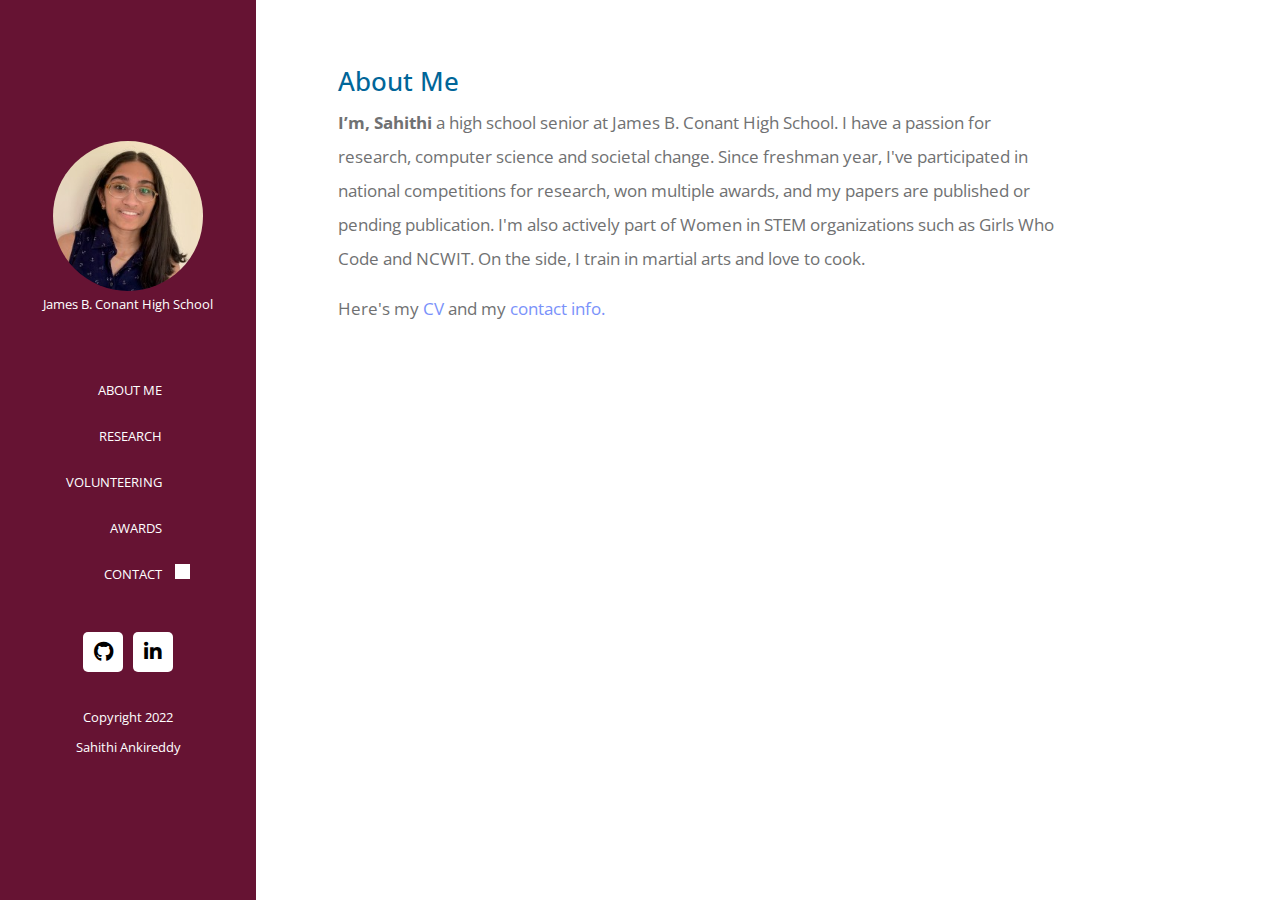
<file: about.html>
<!DOCTYPE html>
<html lang="en">
  <head>
    <meta charset="UTF-8" />
    <meta name="viewport" content="width=device-width, initial-scale=1.0" />
    <meta http-equiv="X-UA-Compatible" content="ie=edge" />

    <title>Sahithi Ankireddy</title>

    <link rel="stylesheet" href="https://fonts.googleapis.com/css?family=Open+Sans:400,600" />
    <link rel="stylesheet" href="css/all.min.css" />
    <link rel="stylesheet" href="css/bootstrap.min.css" />
    <link rel="stylesheet" href="slick/slick.css"/>
    <link rel="stylesheet" href="slick/slick-theme.css"/>
    <link rel="stylesheet" href="css/magnific-popup.css">
    <link rel="stylesheet" href="css/templatemo-dream-pulse.css" />
      <link rel="stylesheet" href="css/styles.css" />
  </head>
  <body class="bg">
    <main class=" container-fluid ">
      <div class="row ">
          <nav id="tmSidebar" class="tm-bg-black-transparent tm-sidebar ">
            <button class="navbar-toggler" type="button" aria-label="Toggle navigation">
              <i class="fas fa-bars"></i>
            </button>
            <div class="tm-sidebar-sticky  bg-red">
              <div class="">
                <!--  <h4 class="font-weight-bold large mt-4 ">Sahithi Ankireddy tm-brand-box </h5>-->
                      <div class="text-center">
                        <img src="img/Logo.jpg" class="img-fluid img-thumbnai mx-auto myLogo small mt-0" alt="picture">
                      </div>
                <div class="text-center text-white small">
                  <p class="mb-0">James B. Conant High School </p>
                </div>
              </div>
              <ul id="tmMainNav" class="nav flex-column text-uppercase text-right tm-main-nav mt-5">
                <li class="nav-item">
                  <a href="#about" class="nav-link">
                    <span class="d-inline-block mr-2 small">About Me</span>
                    <span class="d-inline-block tm-white-rect"></span>
                  </a>
                </li>
                <li class="nav-item">
                  <a href="#papers" class="nav-link">
                    <span class="d-inline-block mr-2 small">Research</span>
                    <span class="d-inline-block tm-white-rect"></span>
                  </a>
                </li>
                <li class="nav-item">
                  <a href="#volunteer" class="nav-link">
                    <span class="d-inline-block mr-2 small">Volunteering</span>
                    <span class="d-inline-block tm-white-rect"></span>
                  </a>
                </li>
                <li class="nav-item">
                  <a href="#awards" class="nav-link">
                    <span class="d-inline-block mr-2 small">Awards</span>
                    <span class="d-inline-block tm-white-rect"></span>
                  </a>
                </li>
                <li class="nav-item">
                  <a href="#contact" class="nav-link">
                    <span class="d-inline-block mr-2 small">Contact</span>
                    <span class="d-inline-block tm-white-rect"></span>
                  </a>
                </li>


              </ul>
              <ul class="nav flex-row tm-social-links mt-3 pt-3 ">

 <li class="nav-item">
   <a target="_blank" href="https://github.com/sahithiankireddy14" class="nav-link tm-social-link">
     <i class="fab fa-github"></i>
   </a>
 </li>
 <li class="nav-item">
   <a target="_blank" href="https://www.linkedin.com/in/sahithiankireddy/" class="nav-link tm-social-link">
     <i class="fab fa-linkedin-in"></i>
   </a>
 </li>
</ul>
<footer class="text-center text-white small">
 <p class="mb-0 mb-1">Copyright 2022 </p>
 <p class="mb-0">
   <a rel="nofollow" href="#" class="tm-footer-link"> Sahithi Ankireddy</a>
 </p>
</footer>

            </div>
          </nav>
     </div>
   </main>

         <!-- About Section -->
          <div class="tm-section-wrap bg-white">
            <section id="about" class="row tm-section ">
              <div class="col-xl-12">
                <div class="w-100 tm-double-border-1 tm-border-gray ">
                  <div class="tm-double-border-2 tm-border-gray tm-box-pad">
                    <div class="tm-section-half">
                        <h2 class="tm-section-title tm-color-primary mb-2">About Me</h2>
                        <p class="mb-3 des" id = "aboutme">
                          <b>I’m, Sahithi</b> a high school senior at James B. Conant High School. I have a passion for research, computer science and societal change. Since freshman year, I've participated in national competitions for research, won multiple awards, and my papers are published or pending publication. I'm also actively part of Women in STEM organizations such as Girls Who Code and NCWIT. On the side, I train in martial arts and love to cook.
                         </p>
                        <p class="mb-0" id="cv">
                          Here's my <a href="#" style="color: #7a92fa;font-style: normal"> CV </a> and my
                          <a href="#contact" style="color: #7a92fa;font-style: normal"> contact info. </a>
                        </p>
                    </div>
                  </div>
                </div>
              </div>
            </section>
          </div>
         <!--End About Section -->





        </main>
      </div>
    </div>
    <script src="js/jquery.min.js"></script>
    <script src="js/jquery.singlePageNav.min.js"></script>
    <script src="js/parallax.min.js"></script>
    <script src="slick/slick.min.js"></script>
    <script src="js/jquery.magnific-popup.min.js"></script>
    <script src="js/templatemo-scripts.js"></script>
  </body>
</html>
</file>
<file: css/templatemo-dream-pulse.css>
/*

DREAM PULSE

https://templatemo.com/tm-536-dream-pulse

*/

body {
  font-family: "Open Sans", Arial, Helvetica, sans-serif;
  font-size: 18px;
  font-weight: 400;
  overflow-x: hidden;
  color: #707172;
  background-color: #666;
}

p {
  line-height: 2;
}

a {
  transition: all 0.3s ease;
}

.container-fluid {
  padding-left: 0;
  padding-right: 0;
}

.small {
  font-size: 0.95rem;
  
}

.tm-color-primary {
  color: #069;
}

.tm-color-gray {
  color: #333;
}

.tm-bg-black-transparent {
  background-color: rgba(0, 0, 0, 0.3);
}

.tm-bg-white-transparent {
  background-color: rgba(255, 255, 255, 0.3);
  border: 1px solid white;
}

.tm-intro {
  max-width: 500px;
  width: 100%;
  padding: 55px;
  margin-right: 0;
  margin-left: auto;
}

.tm-section-title {
  font-size: 1.6rem;
}

.parallax-window {
  min-height: 662px;
  background: transparent;
}

.tm-section {
  display: flex;
  align-items: center;
  height: auto;
  max-width: 1275px;
  padding: 15px 20px;
}

#intro {
  min-height: 100vh;
  max-width: none;
}

.tm-brand {
  font-size: 2.6rem;
}

.tm-brand-box {
  box-sizing: content-box;
  width: 100%;
  max-width: 230px;
  min-height: 160px;
  color: white;
  text-align: center;
  margin: 70px auto 90px;
}

.tm-double-border-1,
.tm-double-border-2 {
  border: 1px solid #fff;
  position: relative;
}

.tm-double-border-2 {
  top: 10px;
  left: 10px;
}

.tm-border-gray {
  border-color: #ffffff/* #cdcecf */;
}

.tm-box-pad {
  padding: 30px 30px;
}

.tm-brand {
  padding: 30px;
}

.tm-sidebar {
  position: fixed;
  top: 0;
  bottom: 0;
  left: 0;
  z-index: 100;
  padding-left: 70px;
  padding-right: 70px;
  width: 400px;
  max-width: 400px;
}

/* Hide scrollbar */
.tm-sidebar {
  overflow-y: scroll;
  scrollbar-width: none; /* Firefox */
  -ms-overflow-style: none; /* IE 10+ */
}
.tm-sidebar::-webkit-scrollbar {
  /* WebKit */
  width: 0;
  height: 0;
}

.tm-sidebar-sticky {
  display: flex;
  flex-direction: column;
  align-items: center;
  justify-content: center;
 padding: 0px;
 margin: 0px;
  height:600px;
}

.tm-section-wrap {
  width: 100%;
  margin-right: 0;
}

.tm-main-nav > li > a {
  color: white;
}

.tm-main-nav {
  margin-top: 0px;
  margin-bottom: 0px;
}

.tm-white-rect {
  display: block;
  width: 15px;
  height: 15px;
  background-color: white;
}

.nav-link {
  font-size: 1.25rem;
/*  padding-top: 12px;
  padding-bottom: 12px;*/
}

.nav-link .tm-white-rect {
  opacity: 0;
  transition: all 0.3s ease;
}

.nav-link.current .tm-white-rect,
.nav-link:hover .tm-white-rect {
  opacity: 1;
}

.tm-main-nav .nav-link:hover {
  animation-name: blinker;
  animation-duration: 0.5s;
  animation-timing-function: ease-in-out;
  animation-iteration-count: infinite;
}

@keyframes blinker {
  0% {
    opacity: 1;
  }
  50% {
    opacity: 0.1;
  }
  100% {
    opacity: 1;
  }
}

.tm-social-links {
  margin-bottom: 27px;
}

.tm-social-link {
  width: 40px;
  height: 40px;
  color: black;
  background-color: white;
  margin: 8px;
  border-radius: 5px;
  padding: 0;
  display: flex;
  align-items: center;
  justify-content: center;
}

.tm-social-link:hover,
.tm-social-link:focus {
  background-color: #069;
  color: white;
}

.tm-footer-link {
  color: white;
}

.tm-footer-link:hover {
  color: #F93;
  text-decoration: none;
}

.tm-section-half {
  padding-top: 10px;
  padding-right: 55px;
  padding-bottom: 10px;
  padding-left: 20px;
}

.tm-section-icon {
  color: #369;
  width: 120px;
  height: 120px;
  display: flex;
  align-items: center;
  justify-content: center;
}

/* Our Work */

.tm-gallery-wrap {
  max-width: 1040px;
  margin-left: auto;
  margin-right: auto;
}

@media (max-width: 1600px) {
  .tm-gallery-wrap {
    max-width: 780px;
  }
}

@media (max-width: 1200px) {
  .tm-gallery-wrap {
    max-width: 520px;
  }
}

@media (max-width: 991px) {
  .tm-gallery-wrap {
    max-width: 780px;
  }
}

@media (max-width: 767px) {
  .tm-gallery-wrap {
    max-width: 520px;
  }
}

@media (max-width: 480px) {
  .tm-gallery-wrap {
    max-width: 260px;
  }
}

.tm-gallery-item {
  padding-left: 10px;
  padding-right: 10px;
}

.slick-dots {
  bottom: -50px;
}

.slick-dots li button:before {
  font-size: 16px;
  opacity: 0.2;
}

.slick-dots li.slick-active button:before {
  color: #98999a;
  opacity: 1;
}

/*
  Gallery Item Hover Effect
  https://tympanus.net/codrops/2014/06/19/ideas-for-subtle-hover-effects/
*/

/* Common style */
.tm-gallery-item figure {
  position: relative;
  float: left;
  overflow: hidden;
  margin-bottom: 0;
  background: #3085a3;
  text-align: center;
  cursor: pointer;
}

.tm-gallery-item figure img {
  position: relative;
  display: block;
  min-height: 100%;
  max-width: 100%;
  opacity: 0.8;
}

.tm-gallery-item figure figcaption {
  padding: 1em;
  color: #fff;
  text-transform: uppercase;
  font-size: 1.25em;
  -webkit-backface-visibility: hidden;
  backface-visibility: hidden;
}

.tm-gallery-item figure figcaption::before,
.tm-gallery-item figure figcaption::after {
  pointer-events: none;
}

.tm-gallery-item figure figcaption,
.tm-gallery-item figure figcaption > a {
  position: absolute;
  top: 0;
  left: 0;
  width: 100%;
  height: 100%;
  display: flex;
  flex-direction: column;
  justify-content: center;
}

/* Anchor will cover the whole item by default */
/* For some effects it will show as a button */
.tm-gallery-item figure figcaption > a {
  z-index: 1000;
  text-indent: 200%;
  white-space: nowrap;
  font-size: 0;
  opacity: 0;
}

.tm-gallery-item figure h2 {
  word-spacing: -0.15em;
  font-weight: 300;
}

.tm-gallery-item figure h2 span {
  font-weight: 800;
}

.tm-gallery-item figure h2,
.tm-gallery-item figure p {
  margin: 0;
}

.tm-gallery-item figure p {
  letter-spacing: 1px;
  font-size: 68.5%;
}

/*---------------*/
/***** Bubba *****/
/*---------------*/

figure.effect-bubba {
  background: #069;
}

figure.effect-bubba img {
  opacity: 1;
  -webkit-transition: opacity 0.35s;
  transition: opacity 0.35s;
}

figure.effect-bubba:hover img {
  opacity: 0.4;
}

figure.effect-bubba figcaption::before,
figure.effect-bubba figcaption::after {
  position: absolute;
  top: 15px;
  right: 15px;
  bottom: 15px;
  left: 15px;
  content: "";
  opacity: 0;
  -webkit-transition: opacity 0.35s, -webkit-transform 0.35s;
  transition: opacity 0.35s, transform 0.35s;
}

figure.effect-bubba figcaption::before {
  border-top: 1px solid #fff;
  border-bottom: 1px solid #fff;
  -webkit-transform: scale(0, 1);
  transform: scale(0, 1);
}

figure.effect-bubba figcaption::after {
  border-right: 1px solid #fff;
  border-left: 1px solid #fff;
  -webkit-transform: scale(1, 0);
  transform: scale(1, 0);
}

figure.effect-bubba h2 {
  font-size: 1.5rem;
  margin-bottom: 30px;
  opacity: 0;
  -webkit-transition: -webkit-transform 0.35s;
  transition: transform 0.35s;
  -webkit-transform: translate3d(0, -20px, 0);
  transform: translate3d(0, -20px, 0);
}

figure.effect-bubba p {
  width: 100%;
  padding: 10px;
  opacity: 0;
  -webkit-transition: opacity 0.35s, -webkit-transform 0.35s;
  transition: opacity 0.35s, transform 0.35s;
  -webkit-transform: translate3d(0, 20px, 0);
  transform: translate3d(0, 20px, 0);
}

figure.effect-bubba:hover figcaption::before,
figure.effect-bubba:hover figcaption::after {
  opacity: 1;
  -webkit-transform: scale(1);
  transform: scale(1);
}

figure.effect-bubba:hover h2,
figure.effect-bubba:hover p {
  opacity: 1;
  -webkit-transform: translate3d(0, 0, 0);
  transform: translate3d(0, 0, 0);
}

/* Clients */
.tm-section-pad {
  padding-left: 50px;
  padding-right: 50px;
}

.tm-clients-images {
  max-width: 1040px;
}

.tm-w-80 {
  max-width: 80%;
}

.tm-flex-item-left {
  align-self: flex-start;
}

.tm-img-wrap {
  padding: 10px;
}

.tm-img-wrap a {
  display: flex;
  align-items: center;
  justify-content: center;
  border: 1px solid #ccc;
  border-radius: 5px;
  padding: 15px;
  width: 240px;
  height: 120px;
}

.tm-contact-form-wrap {
  display: flex;
  align-items: center;
  justify-content: center;
}

.tm-contact-form {
  max-width: 305px;
  width: 100%;
}

.form-group {
  margin-bottom: 40px;
}

.tm-btn-primary {
  color: #707172;
  border-bottom: 1px solid #cdcecf;
  padding: 10px 18px;
  position: relative;
}

.tm-btn-primary:hover,
.tm-btn-primary:active {
  color: #fff;
  background-color: #999;
}

.tm-btn-primary:after {
  width: 100%;
  height: 0%;
  top: 0;
  left: 0;
  background: #cdcecf;
  content: "";
  position: absolute;
  z-index: -1;
  -webkit-transition: all 0.3s;
  -moz-transition: all 0.3s;
  transition: all 0.3s;
}

.tm-btn-primary:hover:after,
.tm-btn-primary:active:after {
  height: 100%;
}

.form-control:focus {
  outline: none;
  box-shadow: none;
}

@media (max-width: 1600px) {
  .tm-sidebar {
    width: 20%;
    max-width: none;
    padding-left: 00px;
    padding-right: 00px;
  }

  .tm-social-link {
    margin: 5px;
  }
  .bg-red{
      background-color: #661333;
  height: 100%;
  }
  .tm-section-wrap {
      margin-left:20%;
    width: 70%;
  }

  .tm-img-wrap a {
    width: 100%;
    height: 100%;
  }
}
.small{
font-size: 13px;
}
.navbar-toggler {
  display: none;
}

@media (max-width: 991px) {
  .tm-bg-black-transparent {
    background-color: rgba(0, 0, 0, 0.5);
  }
  .bg-red{
      background-color: #474646;

  height: 100%;
  width: 100%;

  }
  .tm-brand-box {
    margin-top: 30px;
    margin-bottom: 30px;
    max-width: 300px;
    min-height: 200px;
  }

  .tm-brand {
    padding: 20px 30px;
  }

  .tm-main-nav {
    margin-bottom: 60px;
  }

  .tm-social-links {
    margin-bottom: 30px;
  }

  footer p {
    line-height: 1;
  }

  .tm-sidebar {
    width: 250px;
    left: -250px;
    padding: 15px;
    transition: all 0.3s ease;
  }

  .navbar-toggler {
    display: block;
    position: fixed;
    left: 0;
    top: 0;
    background-color: rgba(0, 0, 0, 0.5);
    color: white;
    padding: 10px 15px;
    transition: all 0.3s ease;
    border-radius: 0;
    border-top-right-radius: 5px;
    border-bottom-right-radius: 5px;
    top: 5px;
  }

  .navbar-toggler:focus {
    outline: none;
  }

  .tm-sidebar.show {
    left: 0;
  }

  .tm-sidebar.show .navbar-toggler {
    left: 250px;
  }

  .tm-section-wrap {
      margin-left:5%;
    width: 100%;
  }

  figure.effect-bubba h2 {
    font-size: 1.1rem;
    margin-bottom: 25px;
  }

  .tm-gallery-item figure p {
    font-size: 63%;
    padding: 0;
    line-height: 1.5;
  }


}

@media (max-width: 998px) {
  .tm-section {
    padding: 5px;
  }
  .tmSidebar{
    height: 100px;
  }
  .tm-main-nav{
    margin-top:20px;
    margin-bottom: 10px;
  }

  .small{
  font-size: 12px;
  }
  .nav-link{
    margin: 2px;
    height: 35px;
  }
}

@media (max-width: 767px) {
  .tm-section {
    padding: 5px;
  }
  .tmSidebar{
    height: 100px;
  }
  .tm-main-nav{
    margin-top:20px;
    margin-bottom: 10px;
  }

  .small{
  font-size: 12px;
  }
  .nav-link{
    margin: 2px;
    height: 35px;
  }
}

@media (max-width: 554px) {
  .tm-section {
    padding: 15px;
  }
  .tmSidebar{
    height: 100px;
  }
  .tm-main-nav{
    margin-top: 50px;
    margin-bottom: 0px;
  }

  .small{
  font-size: 12px;
  }
  .nav-link{
    margin: 2px;
    height: 35px;
  }
}

@media (max-width: 383px) {
  .slick-dots {
    bottom: -40px;
  }

  .tm-box-pad {
    padding: 50px 30px;
  }
}
</file>
<file: css/styles.css>
.papers-btn{
    display: inline-block;
    font-weight: 400;
    color: #212529;
    text-align: center;
    vertical-align: middle;
    -webkit-user-select: none;
    -moz-user-select: none;
    -ms-user-select: none;
    user-select: none;
    background-color: transparent;
    border: 1px solid transparent;
    padding:.2rem .1rem;
    font-size: 0.9rem;
    line-height: 1.0;
    border-radius: .25rem;
    transition: color .05s ease-in-out,background-color .15s ease-in-out,border-color .15s ease-in-out,box-shadow .15s ease-in-out;
}
.pbtn1{
  color: white;
    border-color: #007bff;
    background-color: #007bff;
}
.pbtn2{
    color: white;

  border-color: #6c757d;
    background-color: #6c757d;
}
.pbtn3{
  color: white;

  border-color: #17a2b8;
    background-color: #17a2b8;
}

.pbtn4{
    color: white;
    border-color:cornflowerblue;
    background-color: cornflowerblue;
}

.small2 {
  font-size: 0.750rem;

}

.pappers{
  padding-left: 00px;
}

.boderColor{
    border-color: #6c757d;
}

.line{

    width: 100%;
    height: 1px;
    border-bottom: 1px dashed #ddd;
    margin-left: 5% ;
}
.myLogo{
  border-radius: 100px;
  width: 150px;
  height: 150px;
}
.bg{
  background-color: #ffffff;
}

.des{
    font-size: 15px;
}

#aboutme{
    font-size: 17px;
}

#cv{
    font-size: 17px;
}




/*
------------
*/
 .gal-container{
	padding: 12px;
}
.gal-item{
	overflow: hidden;
	padding: 3px;
}
.gal-item .box{
	height: 350px;
	overflow: hidden;
}
.gal-item .box1{
	height: 450px;
	overflow: hidden;
}
.box1 img{
	height: 100%;
	width: 100%;
	object-fit:cover;
	-o-object-fit:cover;
}
.box img{
	height: 100%;
	width: 100%;
	object-fit:cover;
	-o-object-fit:cover;
}
.gal-item a:focus{
	outline: none;
}
.gal-item a:after{
	content:"\e003";
	font-family: 'Glyphicons Halflings';
	opacity: 0;
	background-color: rgba(0, 0, 0, 0.75);
	position: absolute;
	right: 3px;
	left: 3px;
	top: 3px;
	bottom: 3px;
	text-align: center;
    line-height: 350px;
    font-size: 30px;
    color: #fff;
    -webkit-transition: all 0.5s ease-in-out 0s;
    -moz-transition: all 0.5s ease-in-out 0s;
    transition: all 0.5s ease-in-out 0s;
}
.gal-item a:hover:after{
	opacity: 0;
}
.modal-open .gal-container .modal{
	background-color: rgba(0,0,0,0.4);
}
.modal-open .gal-item .modal-body{
	padding: 0px;
}
.modal-open .gal-item button.close{
    position: absolute;
    width: 25px;
    height: 25px;
    background-color: #000;
    opacity: 1;
    color: #fff;
    z-index: 999;
    right: -12px;
    top: -12px;
    border-radius: 50%;
    font-size: 15px;
    border: 2px solid #fff;
    line-height: 25px;
    -webkit-box-shadow: 0 0 1px 1px rgba(0,0,0,0.35);
	box-shadow: 0 0 1px 1px rgba(0,0,0,0.35);
}
.modal-open .gal-item button.close:focus{
	outline: none;
}
.modal-open .gal-item button.close span{
	position: relative;
	top: -3px;
	font-weight: lighter;
	text-shadow:none;
}
.gal-container .modal-dialogue{
	width: 80%;
}
.gal-container .description{
	position: relative;
	height: 40px;
	top: -40px;
	padding: 10px 25px;
	background-color: rgba(0,0,0,0.5);
	color: #fff;
	text-align: left;
  padding: 5px;
  line-height: 15px;
}
.gal-container .description h4{
	margin:0px;

	font-size: 13px;
	font-weight: 150;
	line-height: 5px;
  text-align:center;


  line-height: 15px;
}
.gal-container .modal.fade .modal-dialog {
    -webkit-transform: scale(0.1);
    -moz-transform: scale(0.1);
    -ms-transform: scale(0.1);
    transform: scale(0.1);
    top: 100px;
    opacity: 0;
    -webkit-transition: all 0.3s;
    -moz-transition: all 0.3s;
    transition: all 0.3s;
}

.gal-container .modal.fade.in .modal-dialog {
    -webkit-transform: scale(1);
    -moz-transform: scale(1);
    -ms-transform: scale(1);
    transform: scale(1);
    -webkit-transform: translate3d(0, -100px, 0);
    transform: translate3d(0, -100px, 0);
    opacity: 1;
}
@media (min-width: 768px) {
.gal-container .modal-dialog {
    width: 55%;
    margin: 50 auto;
}
}
@media (max-width: 768px) {
    .gal-container .modal-content{
        height:250px;
    }
}
/* Footer Style */
i.red{
    color:#BC0213;
}
.gal-container{
    padding-top :15px;
    padding-bottom:15px;
}
</file>
